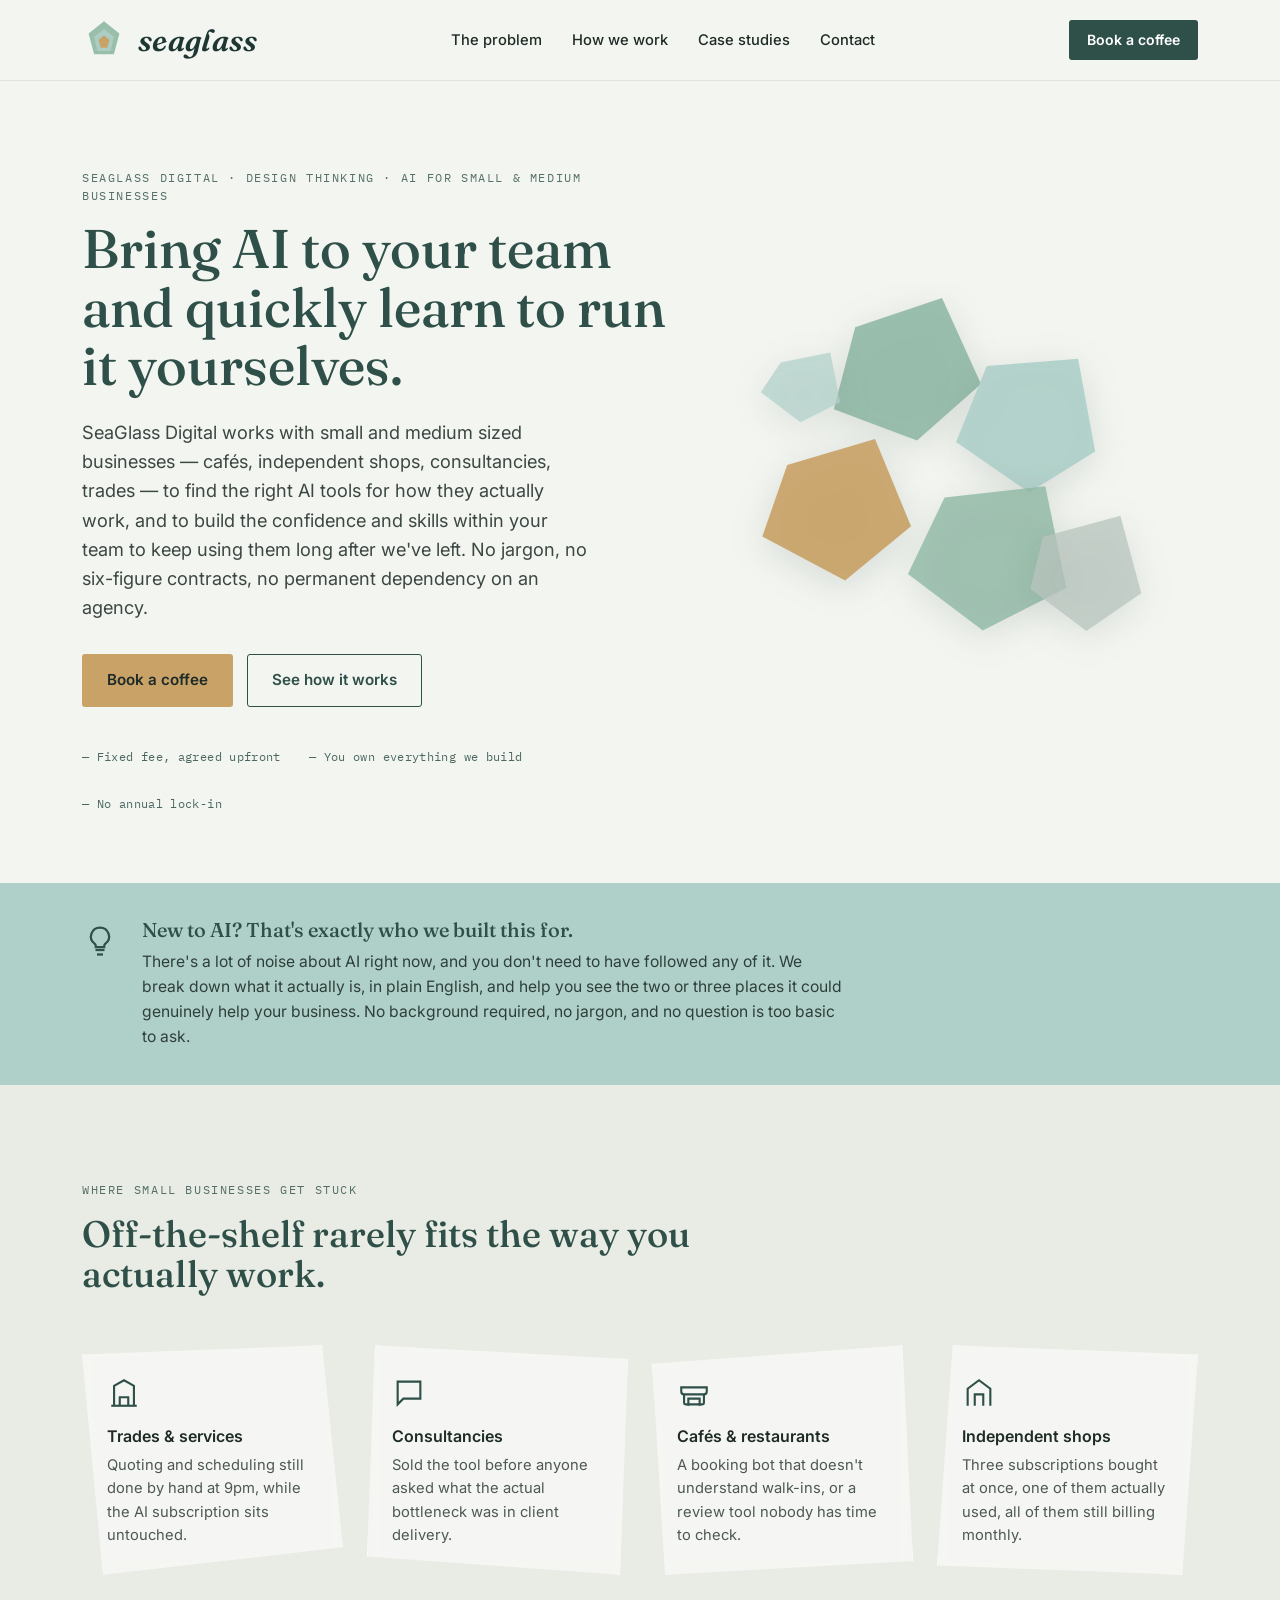
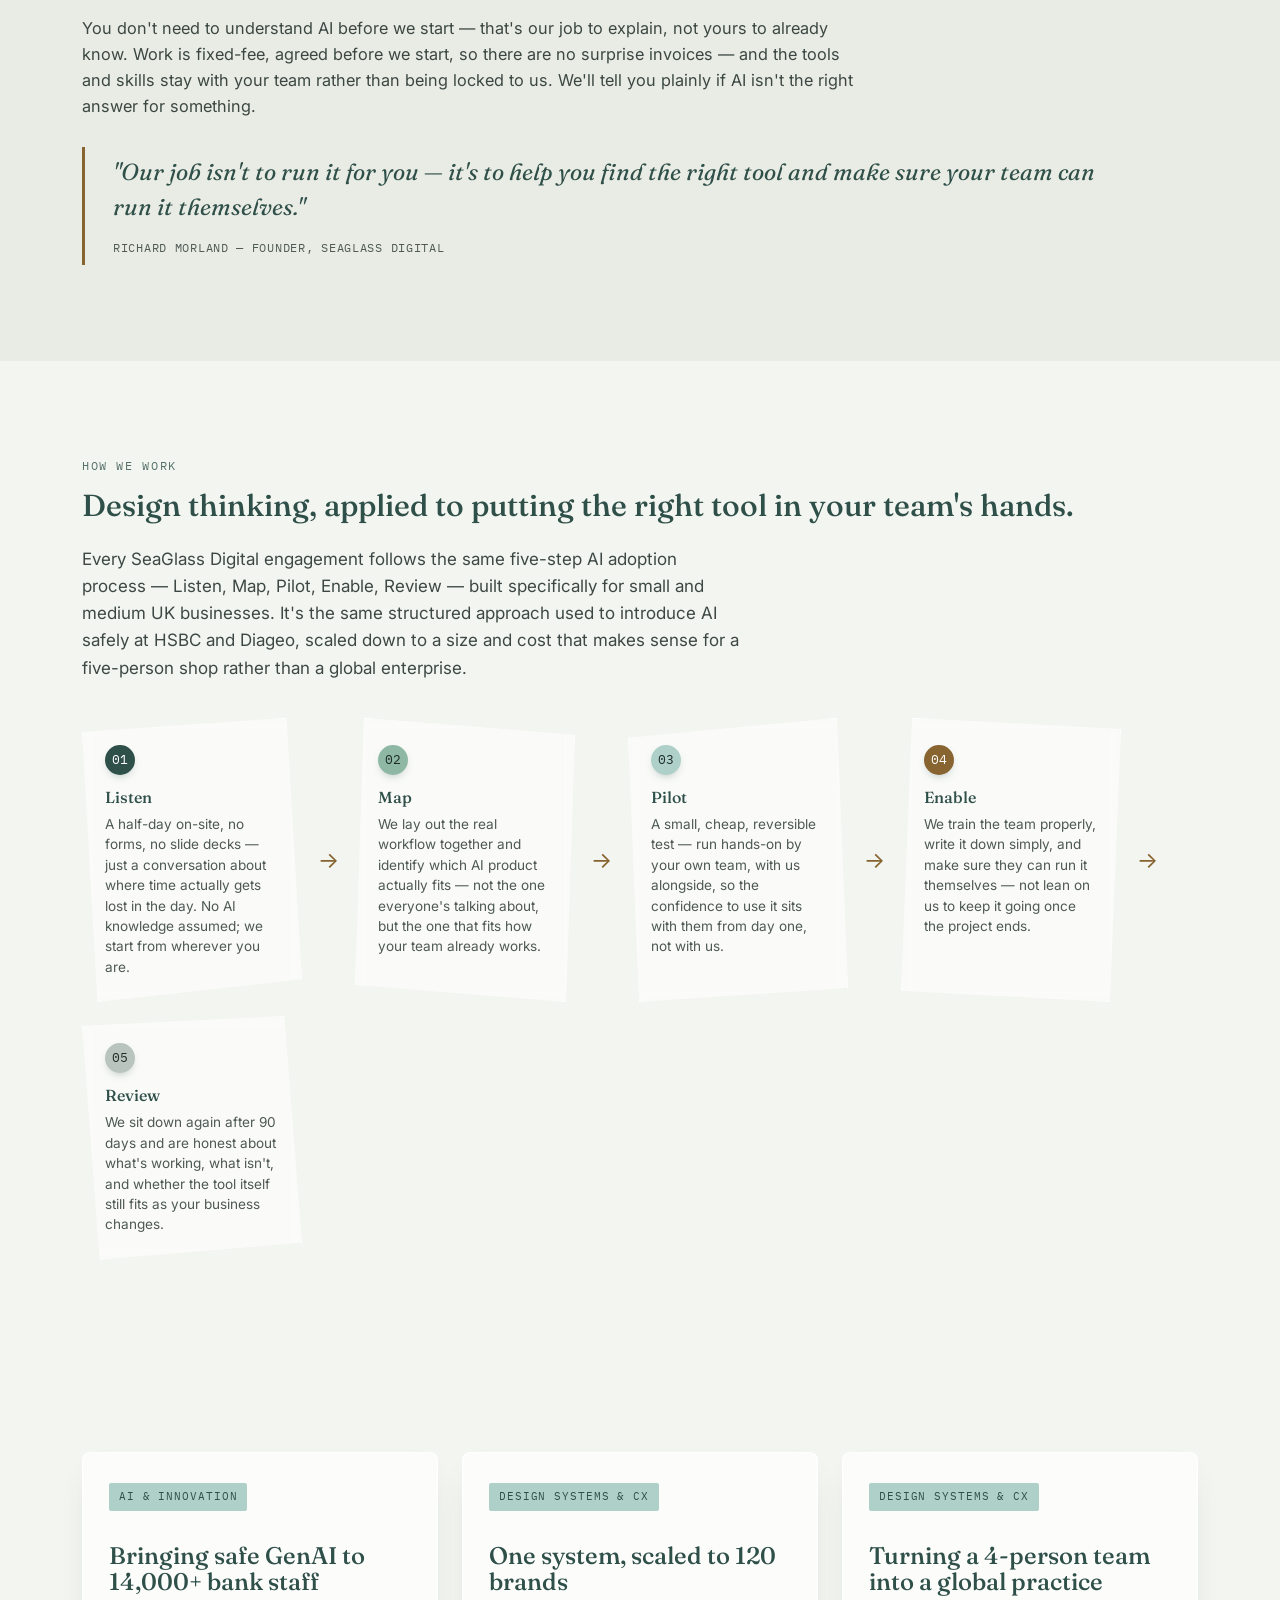
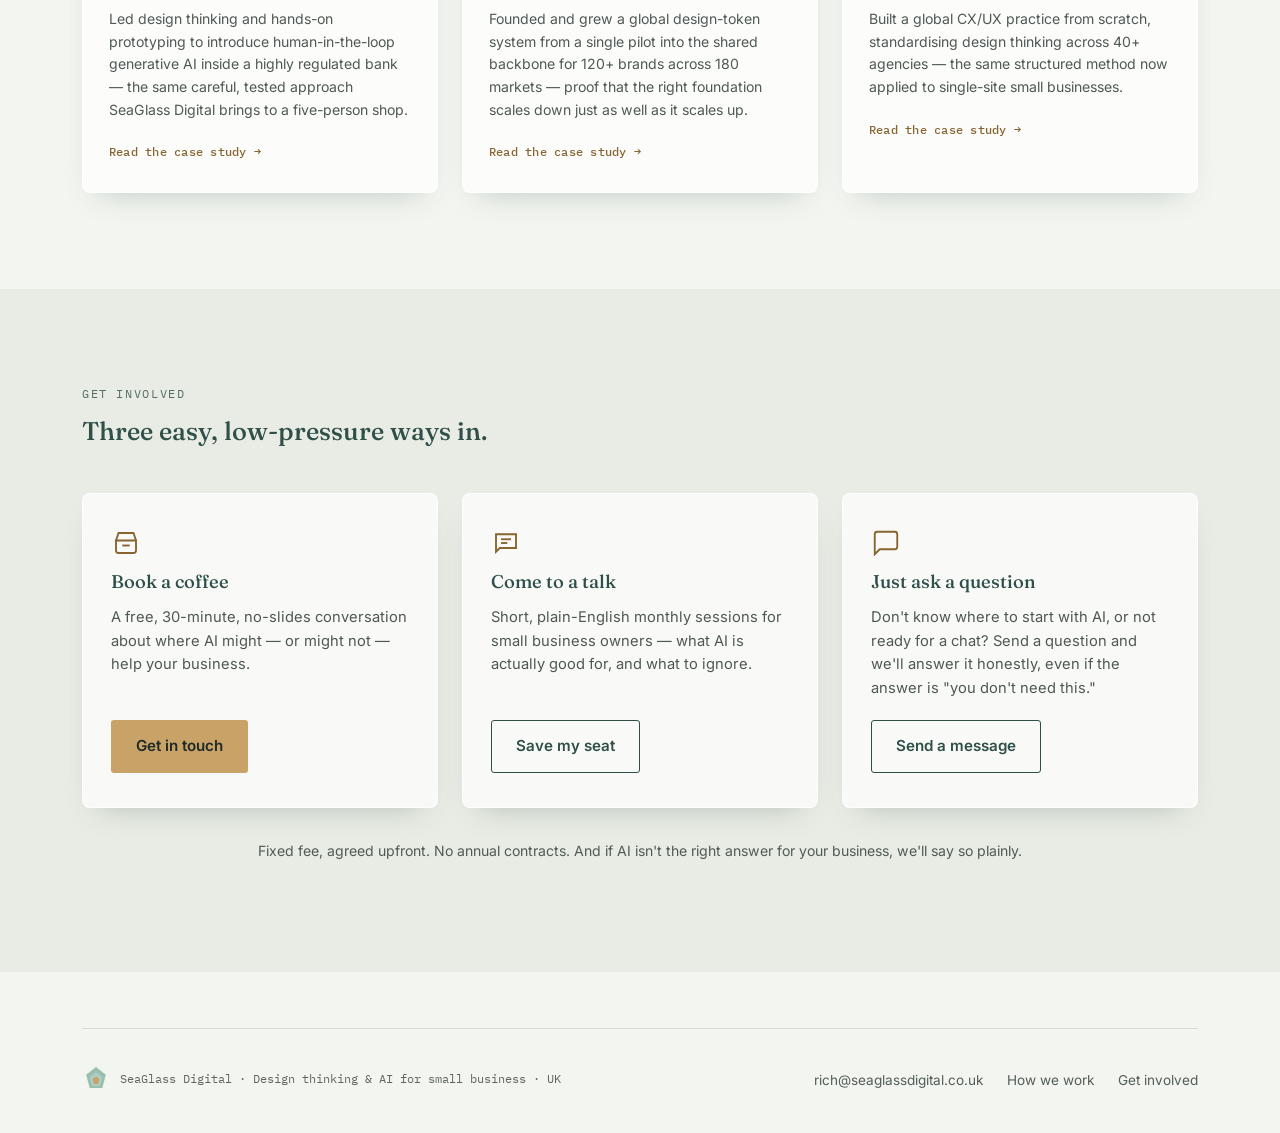
<file: index.html>
<!DOCTYPE html>
<html lang="en-GB">
<head>
<meta charset="UTF-8">
<meta name="viewport" content="width=device-width, initial-scale=1.0">
<title>SeaGlass Digital — AI for Your Team</title>
<meta name="description" content="SeaGlass Digital helps small and medium UK businesses find the right AI tools for how they work, and builds the skills and confidence for teams to use them without an agency. Fixed-fee, design-thinking led, no jargon.">
<meta name="keywords" content="AI consultancy for small businesses UK, AI consultancy for SMEs, design thinking AI adoption, AI use case discovery, AI training for teams, fixed fee AI consultancy, AI for high street businesses, human-in-the-loop AI, UK small business AI advisor, AI for cafes shops and trades">
<link rel="canonical" href="https://www.seaglassdigital.co.uk/">
<meta name="robots" content="index, follow">
<meta name="geo.region" content="GB">
<meta name="geo.placename" content="United Kingdom">
<meta name="author" content="Richard Morland">

<!-- Open Graph -->
<meta property="og:type" content="website">
<meta property="og:title" content="SeaGlass Digital — Bring AI to your team, and learn to run it yourselves">
<meta property="og:description" content="Design-thinking led AI consultancy helping UK small and medium businesses find the right tools and build the skills to use them, without a permanent agency dependency.">
<meta property="og:url" content="https://www.seaglassdigital.co.uk/">
<meta property="og:image" content="https://www.seaglassdigital.co.uk/assets/social-share.png">
<meta property="og:locale" content="en_GB">

<!-- Twitter -->
<meta name="twitter:card" content="summary_large_image">
<meta name="twitter:title" content="SeaGlass Digital — Bring AI to your team, and learn to run it yourselves">
<meta name="twitter:description" content="Helping UK small and medium businesses find the right AI tools and build the skills to use them themselves.">

<!-- Favicons -->
<link rel="icon" type="image/svg+xml" href="data:image/svg+xml,%3Csvg xmlns='http://www.w3.org/2000/svg' viewBox='0 0 40 40'%3E%3Cpolygon points='20,3 34,14 29,33 11,33 6,14' fill='%238FB8A4'/%3E%3Cpolygon points='20,10 29,17 26,30 14,30 11,17' fill='%23AFD0C9'/%3E%3Cpolygon points='20,16 25,20 23,27 17,27 15,20' fill='%23C9A268'/%3E%3C/svg%3E">
<link rel="icon" type="image/png" sizes="32x32" href="assets/favicon-32x32.png">
<link rel="icon" type="image/png" sizes="16x16" href="assets/favicon-16x16.png">
<link rel="apple-touch-icon" sizes="180x180" href="assets/apple-touch-icon.png">
<link rel="shortcut icon" href="favicon.ico">

<link rel="preconnect" href="https://fonts.googleapis.com">
<link rel="preconnect" href="https://fonts.gstatic.com" crossorigin>
<link href="https://fonts.googleapis.com/css2?family=Fraunces:ital,opsz,wght@0,9..144,300;0,9..144,400;0,9..144,500;0,9..144,600;1,9..144,400;1,9..144,500&family=Inter:wght@400;500;600;700&family=IBM+Plex+Mono:wght@400;500&display=swap" rel="stylesheet">
<link rel="stylesheet" href="assets/style.css">

<!-- Structured data: helps both search engines and AI answer engines understand what SeaGlass Digital is -->
<script type="application/ld+json">
{
  "@context": "https://schema.org",
  "@type": "ProfessionalService",
  "name": "SeaGlass Digital",
  "alternateName": "SeaGlass",
  "description": "Design-thinking led AI consultancy helping small and medium UK businesses find the right AI tools for their needs and build the in-house skills to use them independently.",
  "url": "https://www.seaglassdigital.co.uk/",
  "email": "rich@seaglassdigital.co.uk",
  "image": "https://www.seaglassdigital.co.uk/assets/social-share.png",
  "areaServed": {
    "@type": "Country",
    "name": "United Kingdom"
  },
  "serviceType": ["AI consultancy", "AI use case discovery", "AI team training", "Design thinking consultancy"],
  "keywords": "AI consultancy for small businesses, AI consultancy for SMEs UK, design thinking AI adoption, AI training for teams, AI use case discovery, fixed fee AI consultancy",
  "founder": {
    "@type": "Person",
    "name": "Richard Morland"
  },
  "knowsAbout": ["Artificial Intelligence consulting", "Design thinking", "Digital transformation for SMEs", "AI adoption for small businesses"],
  "audience": {
    "@type": "Audience",
    "audienceType": "Small and medium businesses"
  },
  "hasOfferCatalog": {
    "@type": "OfferCatalog",
    "name": "How SeaGlass Digital works",
    "itemListElement": [
      { "@type": "Offer", "itemOffered": { "@type": "Service", "name": "Listen", "description": "An on-site conversation about where time actually gets lost in the day." } },
      { "@type": "Offer", "itemOffered": { "@type": "Service", "name": "Map", "description": "Mapping the real workflow to identify which AI product actually fits the business." } },
      { "@type": "Offer", "itemOffered": { "@type": "Service", "name": "Pilot", "description": "A small, reversible test of the chosen AI tool, run hands-on by the client's own team." } },
      { "@type": "Offer", "itemOffered": { "@type": "Service", "name": "Enable", "description": "Training and simple documentation so the team can run the tool independently." } },
      { "@type": "Offer", "itemOffered": { "@type": "Service", "name": "Review", "description": "A 90-day honest review of what is working and whether the tool still fits." } }
    ]
  }
}
</script>
</head>
<body>

<a href="#top" class="skip-link">Skip to main content</a>

<header class="site">
  <nav>
    <a href="#top" class="brand">
      <svg class="brand-mark" viewBox="0 0 40 40" fill="none" aria-hidden="true" focusable="false">
        <polygon points="20,3 34,14 29,33 11,33 6,14" fill="#8FB8A4" opacity="0.9"/>
        <polygon points="20,10 29,17 26,30 14,30 11,17" fill="#AFD0C9" opacity="0.85"/>
        <polygon points="20,16 25,20 23,27 17,27 15,20" fill="#C9A268"/>
      </svg>
      <span class="brand-word">seaglass</span>
    </a>
    <ul class="nav-links" id="nav-menu" role="list">
      <li><a href="#pain">The problem</a></li>
      <li><a href="#how">How we work</a></li>
      <li><a href="#case">Case studies</a></li>
      <li><a href="#involve">Contact</a></li>
    </ul>
    <a class="nav-cta" href="#involve">Book a coffee</a>
    <button type="button" class="nav-toggle-btn" id="nav-toggle-btn" aria-expanded="false" aria-controls="nav-menu" aria-label="Toggle menu">
      <span class="bar"></span><span class="bar"></span><span class="bar"></span>
    </button>
  </nav>
</header>

<main id="top">

  <!-- HERO -->
  <section class="hero">
    <div class="wrap hero-grid">
      <div>
        <span class="eyebrow">SeaGlass Digital · Design thinking · AI for small &amp; medium businesses</span>
        <h1>Bring AI to your team and quickly learn to run it yourselves.</h1>
        <p class="lead">SeaGlass Digital works with small and medium sized businesses — cafés, independent shops, consultancies, trades — to find the right AI tools for how they actually work, and to build the confidence and skills within your team to keep using them long after we've left. No jargon, no six-figure contracts, no permanent dependency on an agency.</p>
        <div class="btn-row">
          <a class="btn btn-primary" href="#involve">Book a coffee</a>
          <a class="btn btn-ghost" href="#how">See how it works</a>
        </div>
        <div class="trust-strip">
          <span>Fixed fee, agreed upfront</span>
          <span>You own everything we build</span>
          <span>No annual lock-in</span>
        </div>
      </div>
      <div class="hero-art" aria-hidden="true">
        <svg viewBox="0 0 480 420" fill="none">
          <defs>
            <filter id="frost" x="-30%" y="-30%" width="160%" height="160%">
              <feGaussianBlur stdDeviation="0.6"/>
            </filter>
          </defs>
          <g class="shard-piece" filter="url(#frost)">
            <polygon points="140,40 230,20 260,110 190,160 110,120" fill="#8FB8A4" opacity="0.88" transform="rotate(-6 180 90)"/>
          </g>
          <g class="shard-piece" filter="url(#frost)">
            <polygon points="260,90 350,70 380,160 320,210 240,170" fill="#AFD0C9" opacity="0.9" transform="rotate(8 310 140)"/>
          </g>
          <g class="shard-piece" filter="url(#frost)">
            <polygon points="70,180 160,160 190,250 120,300 40,250" fill="#C9A268" opacity="0.92" transform="rotate(-4 115 230)"/>
          </g>
          <g class="shard-piece" filter="url(#frost)">
            <polygon points="220,220 320,200 350,300 270,350 190,300" fill="#8FB8A4" opacity="0.8" transform="rotate(5 270 275)"/>
          </g>
          <g class="shard-piece" filter="url(#frost)">
            <polygon points="330,250 410,240 420,320 360,350 310,300" fill="#B9C4BE" opacity="0.75" transform="rotate(-8 365 295)"/>
          </g>
          <g class="shard-piece" filter="url(#frost)">
            <polygon points="60,80 110,70 120,120 80,140 40,110" fill="#AFD0C9" opacity="0.7"/>
          </g>
        </svg>
      </div>
    </div>
  </section>

  <!-- NEW TO AI REASSURANCE PANEL -->
  <section class="reassure">
    <div class="wrap reassure-inner">
      <svg class="reassure-icon" viewBox="0 0 24 24" fill="none" stroke="currentColor" stroke-width="1.5" aria-hidden="true" focusable="false">
        <path d="M9 18h6"/><path d="M10 21h4"/>
        <path d="M12 3a6 6 0 0 0-3.6 10.8c.5.4.8 1 .8 1.7V16h5.6v-.5c0-.7.3-1.3.8-1.7A6 6 0 0 0 12 3Z"/>
      </svg>
      <div>
        <h2>New to AI? That's exactly who we built this for.</h2>
        <p>There's a lot of noise about AI right now, and you don't need to have followed any of it. We break down what it actually is, in plain English, and help you see the two or three places it could genuinely help your business. No background required, no jargon, and no question is too basic to ask.</p>
      </div>
    </div>
  </section>

  <!-- PAIN POINTS -->
  <section class="pain" id="pain">
    <div class="wrap">
      <div class="pain-head">
        <span class="eyebrow">Where small businesses get stuck</span>
        <h2>Off-the-shelf rarely fits the way you actually work.</h2>
      </div>
      <div class="pain-grid">
        <div class="shard-card">
          <svg class="icon" viewBox="0 0 24 24" fill="none" stroke="currentColor" stroke-width="1.5" aria-hidden="true" focusable="false"><path d="M3 21h18"/><path d="M5 21V7l7-4 7 4v14"/><path d="M9 21v-6h6v6"/></svg>
          <h3>Trades &amp; services</h3>
          <p>Quoting and scheduling still done by hand at 9pm, while the AI subscription sits untouched.</p>
        </div>
        <div class="shard-card">
          <svg class="icon" viewBox="0 0 24 24" fill="none" stroke="currentColor" stroke-width="1.5" aria-hidden="true" focusable="false"><path d="M4 4h16v12H8l-4 4V4Z"/></svg>
          <h3>Consultancies</h3>
          <p>Sold the tool before anyone asked what the actual bottleneck was in client delivery.</p>
        </div>
        <div class="shard-card">
          <svg class="icon" viewBox="0 0 24 24" fill="none" stroke="currentColor" stroke-width="1.5" aria-hidden="true" focusable="false"><path d="M3 8h18v3a2 2 0 0 1-2 2H5a2 2 0 0 1-2-2V8Z"/><path d="M5 13v6a1 1 0 0 0 1 1h12a1 1 0 0 0 1-1v-6"/><path d="M8 21v-5h8v5"/></svg>
          <h3>Cafés &amp; restaurants</h3>
          <p>A booking bot that doesn't understand walk-ins, or a review tool nobody has time to check.</p>
        </div>
        <div class="shard-card">
          <svg class="icon" viewBox="0 0 24 24" fill="none" stroke="currentColor" stroke-width="1.5" aria-hidden="true" focusable="false"><path d="M4 21V9l8-6 8 6v12"/><path d="M9 21v-8h6v8"/></svg>
          <h3>Independent shops</h3>
          <p>Three subscriptions bought at once, one of them actually used, all of them still billing monthly.</p>
        </div>
      </div>

      <p class="why-in-pain">You don't need to understand AI before we start — that's our job to explain, not yours to already know. Work is fixed-fee, agreed before we start, so there are no surprise invoices — and the tools and skills stay with your team rather than being locked to us. We'll tell you plainly if AI isn't the right answer for something.</p>
      <blockquote class="pull-quote">
        "Our job isn't to run it for you — it's to help you find the right tool and make sure your team can run it themselves."
        <span>Richard Morland — Founder, SeaGlass Digital</span>
      </blockquote>
    </div>
  </section>

  <!-- HOW WE WORK -->
  <section id="how">
    <div class="wrap">
      <div class="how-col">
        <span class="eyebrow">How we work</span>
        <h2>Design thinking, applied to putting the right tool in your team's hands.</h2>
        <p class="how-intro">Every SeaGlass Digital engagement follows the same five-step AI adoption process — Listen, Map, Pilot, Enable, Review — built specifically for small and medium UK businesses. It's the same structured approach used to introduce AI safely at HSBC and Diageo, scaled down to a size and cost that makes sense for a five-person shop rather than a global enterprise.</p>

        <div class="flow-diagram flow-diagram-5" aria-label="Process stages: Listen, Map, Pilot, Enable, Review">
          <div class="flow-step">
            <span class="flow-num">01</span>
            <h3>Listen</h3>
            <p>A half-day on-site, no forms, no slide decks — just a conversation about where time actually gets lost in the day. No AI knowledge assumed; we start from wherever you are.</p>
          </div>
          <span class="flow-arrow" aria-hidden="true">→</span>
          <div class="flow-step">
            <span class="flow-num">02</span>
            <h3>Map</h3>
            <p>We lay out the real workflow together and identify which AI product actually fits — not the one everyone's talking about, but the one that fits how your team already works.</p>
          </div>
          <span class="flow-arrow" aria-hidden="true">→</span>
          <div class="flow-step">
            <span class="flow-num">03</span>
            <h3>Pilot</h3>
            <p>A small, cheap, reversible test — run hands-on by your own team, with us alongside, so the confidence to use it sits with them from day one, not with us.</p>
          </div>
          <span class="flow-arrow" aria-hidden="true">→</span>
          <div class="flow-step">
            <span class="flow-num">04</span>
            <h3>Enable</h3>
            <p>We train the team properly, write it down simply, and make sure they can run it themselves — not lean on us to keep it going once the project ends.</p>
          </div>
          <span class="flow-arrow" aria-hidden="true">→</span>
          <div class="flow-step">
            <span class="flow-num">05</span>
            <h3>Review</h3>
            <p>We sit down again after 90 days and are honest about what's working, what isn't, and whether the tool itself still fits as your business changes.</p>
          </div>
        </div>
      </div>
    </div>
  </section>


  <!-- TRACK RECORD -->
  <section class="case" id="case">
    <div class="wrap">
      <div class="case-grid">
        <a class="case-mini" href="case-studies/hsbc-genai.html">
          <span class="case-tag">AI &amp; Innovation</span>
          <h3>Bringing safe GenAI to 14,000+ bank staff</h3>
          <p>Led design thinking and hands-on prototyping to introduce human-in-the-loop generative AI inside a highly regulated bank — the same careful, tested approach SeaGlass Digital brings to a five-person shop.</p>
          <span class="case-link">Read the case study →</span>
        </a>
        <a class="case-mini" href="case-studies/diageo-bedrock.html">
          <span class="case-tag">Design Systems &amp; CX</span>
          <h3>One system, scaled to 120 brands</h3>
          <p>Founded and grew a global design-token system from a single pilot into the shared backbone for 120+ brands across 180 markets — proof that the right foundation scales down just as well as it scales up.</p>
          <span class="case-link">Read the case study →</span>
        </a>
        <a class="case-mini" href="case-studies/diageo-cx-practice.html">
          <span class="case-tag">Design Systems &amp; CX</span>
          <h3>Turning a 4-person team into a global practice</h3>
          <p>Built a global CX/UX practice from scratch, standardising design thinking across 40+ agencies — the same structured method now applied to single-site small businesses.</p>
          <span class="case-link">Read the case study →</span>
        </a>
      </div>
    </div>
  </section>

  <!-- GET INVOLVED -->
  <section class="involve" id="involve">
    <div class="wrap">
      <div class="involve-head">
        <span class="eyebrow">Get involved</span>
        <h2>Three easy, low-pressure ways in.</h2>
      </div>
      <div class="involve-grid">
        <div class="involve-card">
          <svg class="icon" viewBox="0 0 24 24" fill="none" stroke="currentColor" stroke-width="1.5" aria-hidden="true" focusable="false"><path d="M4 10h16v8a2 2 0 0 1-2 2H6a2 2 0 0 1-2-2v-8Z"/><path d="M4 10 6 4h12l2 6"/><path d="M9 14h6"/></svg>
          <h3>Book a coffee</h3>
          <p>A free, 30-minute, no-slides conversation about where AI might — or might not — help your business.</p>
          <a class="btn btn-primary" href="mailto:rich@seaglassdigital.co.uk?subject=Book a coffee">Get in touch</a>
        </div>
        <div class="involve-card">
          <svg class="icon" viewBox="0 0 24 24" fill="none" stroke="currentColor" stroke-width="1.5" aria-hidden="true" focusable="false"><path d="M4 5h16v11H7l-3 3V5Z"/><path d="M8 9h8"/><path d="M8 12h5"/></svg>
          <h3>Come to a talk</h3>
          <p>Short, plain-English monthly sessions for small business owners — what AI is actually good for, and what to ignore.</p>
          <a class="btn btn-ghost" href="mailto:rich@seaglassdigital.co.uk?subject=Sign me up for the next talk">Save my seat</a>
        </div>
        <div class="involve-card">
          <svg class="icon" viewBox="0 0 24 24" fill="none" stroke="currentColor" stroke-width="1.5" aria-hidden="true" focusable="false"><path d="M21 15a2 2 0 0 1-2 2H7l-4 4V5a2 2 0 0 1 2-2h14a2 2 0 0 1 2 2v10Z"/></svg>
          <h3>Just ask a question</h3>
          <p>Don't know where to start with AI, or not ready for a chat? Send a question and we'll answer it honestly, even if the answer is "you don't need this."</p>
          <a class="btn btn-ghost" href="mailto:rich@seaglassdigital.co.uk">Send a message</a>
        </div>
      </div>
      <p class="involve-note">Fixed fee, agreed upfront. No annual contracts. And if AI isn't the right answer for your business, we'll say so plainly.</p>
    </div>
  </section>

</main>

<footer>
  <div class="wrap">
    <div class="foot-grid">
      <div class="foot-brand">
        <svg class="brand-mark" viewBox="0 0 40 40" fill="none" aria-hidden="true" focusable="false">
          <polygon points="20,3 34,14 29,33 11,33 6,14" fill="#8FB8A4" opacity="0.9"/>
          <polygon points="20,10 29,17 26,30 14,30 11,17" fill="#AFD0C9" opacity="0.85"/>
          <polygon points="20,16 25,20 23,27 17,27 15,20" fill="#C9A268"/>
        </svg>
        <span class="fine">SeaGlass Digital · Design thinking &amp; AI for small business · UK</span>
      </div>
      <ul class="foot-links" role="list">
        <li><a href="mailto:rich@seaglassdigital.co.uk">rich@seaglassdigital.co.uk</a></li>
        <li><a href="#how">How we work</a></li>
        <li><a href="#involve">Get involved</a></li>
      </ul>
    </div>
  </div>
</footer>

<div class="mobile-cta-bar">
  <a class="btn btn-primary" href="#involve">Book a coffee</a>
</div>

<script>
  var navToggleBtn = document.getElementById('nav-toggle-btn');
  var navMenu = document.getElementById('nav-menu');
  if (navToggleBtn && navMenu) {
    navToggleBtn.addEventListener('click', function(){
      var isOpen = navToggleBtn.getAttribute('aria-expanded') === 'true';
      navToggleBtn.setAttribute('aria-expanded', String(!isOpen));
      navMenu.classList.toggle('nav-open', !isOpen);
    });
    navMenu.querySelectorAll('a').forEach(function(link){
      link.addEventListener('click', function(){
        navToggleBtn.setAttribute('aria-expanded', 'false');
        navMenu.classList.remove('nav-open');
      });
    });
    document.addEventListener('keydown', function(e){
      if (e.key === 'Escape' && navToggleBtn.getAttribute('aria-expanded') === 'true') {
        navToggleBtn.setAttribute('aria-expanded', 'false');
        navMenu.classList.remove('nav-open');
        navToggleBtn.focus();
      }
    });
  }
</script>
</body>
</html>
</file>
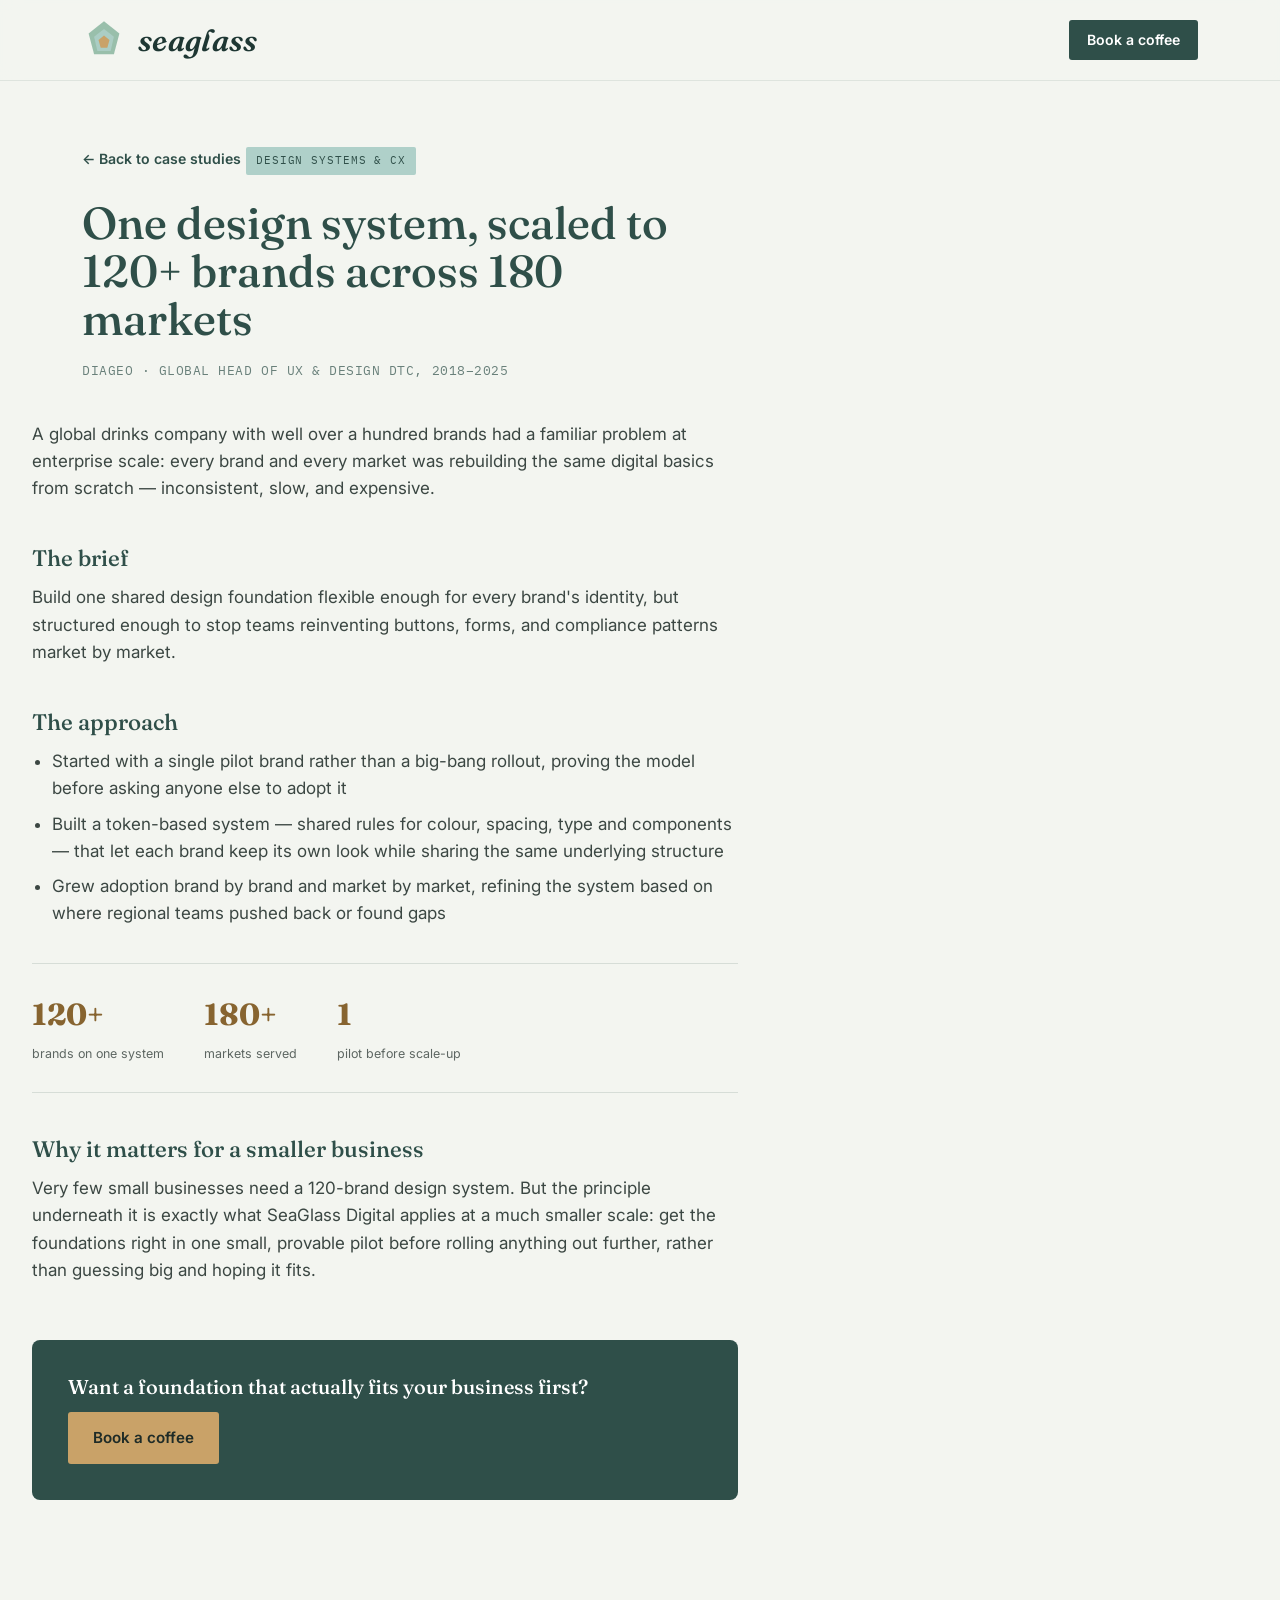
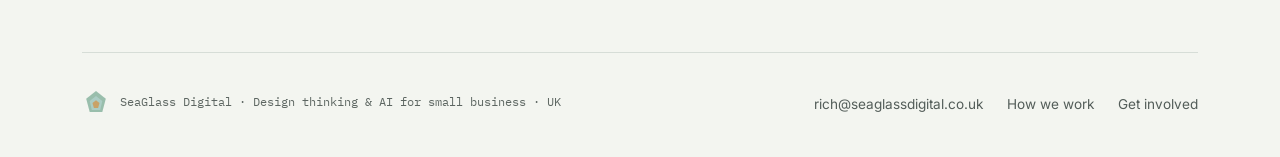
<file: case-studies/diageo-bedrock.html>
<!DOCTYPE html>
<html lang="en-GB">
<head>
<meta charset="UTF-8">
<meta name="viewport" content="width=device-width, initial-scale=1.0">
<title>Case study: Bedrock UI design system — SeaGlass Digital</title>
<meta name="description" content="How one design-token system scaled to 120+ brands across 180 markets — and what small businesses can learn from starting with a single pilot.">
<meta name="keywords" content="design system case study, design token system, scaling design systems, design thinking case study, UX leadership case study">
<link rel="canonical" href="https://www.seaglassdigital.co.uk/case-studies/diageo-bedrock.html">
<meta name="robots" content="index, follow">
<meta property="og:type" content="article">
<meta property="og:title" content="Case study: Bedrock UI design system — SeaGlass Digital">
<meta property="og:description" content="How one design-token system scaled to 120+ brands across 180 markets.">
<meta property="og:url" content="https://www.seaglassdigital.co.uk/case-studies/diageo-bedrock.html">
<meta property="og:image" content="https://www.seaglassdigital.co.uk/assets/social-share.png">
<meta name="twitter:card" content="summary_large_image">
<script type="application/ld+json">
{
  "@context": "https://schema.org",
  "@type": "BreadcrumbList",
  "itemListElement": [
    { "@type": "ListItem", "position": 1, "name": "Home", "item": "https://www.seaglassdigital.co.uk/" },
    { "@type": "ListItem", "position": 2, "name": "Case studies", "item": "https://www.seaglassdigital.co.uk/#case" },
    { "@type": "ListItem", "position": 3, "name": "Bedrock UI design system" }
  ]
}
</script>
<script type="application/ld+json">
{
  "@context": "https://schema.org",
  "@type": "Article",
  "headline": "One design system, scaled to 120+ brands across 180 markets",
  "description": "How one design-token system scaled to 120+ brands across 180 markets, starting from a single pilot.",
  "author": { "@type": "Person", "name": "Richard Morland" },
  "publisher": { "@type": "Organization", "name": "SeaGlass Digital" },
  "about": ["Design systems", "Design tokens", "Design thinking"],
  "mainEntityOfPage": "https://www.seaglassdigital.co.uk/case-studies/diageo-bedrock.html"
}
</script>
<link rel="preconnect" href="https://fonts.googleapis.com">
<link rel="preconnect" href="https://fonts.gstatic.com" crossorigin>
<link href="https://fonts.googleapis.com/css2?family=Fraunces:ital,opsz,wght@0,9..144,300;0,9..144,400;0,9..144,500;0,9..144,600;1,9..144,400;1,9..144,500&family=Inter:wght@400;500;600;700&family=IBM+Plex+Mono:wght@400;500&display=swap" rel="stylesheet">
<link rel="icon" type="image/svg+xml" href="data:image/svg+xml,%3Csvg xmlns='http://www.w3.org/2000/svg' viewBox='0 0 40 40'%3E%3Cpolygon points='20,3 34,14 29,33 11,33 6,14' fill='%238FB8A4'/%3E%3Cpolygon points='20,10 29,17 26,30 14,30 11,17' fill='%23AFD0C9'/%3E%3Cpolygon points='20,16 25,20 23,27 17,27 15,20' fill='%23C9A268'/%3E%3C/svg%3E">
<link rel="icon" type="image/png" sizes="32x32" href="../assets/favicon-32x32.png">
<link rel="icon" type="image/png" sizes="16x16" href="../assets/favicon-16x16.png">
<link rel="apple-touch-icon" sizes="180x180" href="../assets/apple-touch-icon.png">
<link rel="shortcut icon" href="../favicon.ico">
<link rel="stylesheet" href="../assets/style.css">
</head>
<body>
<header class="site">
  <nav>
    <a href="../index.html" class="brand">
      <svg class="brand-mark" viewBox="0 0 40 40" fill="none" aria-hidden="true" focusable="false">
        <polygon points="20,3 34,14 29,33 11,33 6,14" fill="#8FB8A4" opacity="0.9"/>
        <polygon points="20,10 29,17 26,30 14,30 11,17" fill="#AFD0C9" opacity="0.85"/>
        <polygon points="20,16 25,20 23,27 17,27 15,20" fill="#C9A268"/>
      </svg>
      <span class="brand-word">seaglass</span>
    </a>
    <a class="nav-cta" href="../index.html#involve">Book a coffee</a>
  </nav>
</header>

<main>
  <section class="hero cs-hero">
    <div class="wrap">
      <a class="cs-back" href="../index.html#case">← Back to case studies</a>
      <span class="case-tag">Design Systems &amp; CX</span>
      <h1>One design system, scaled to 120+ brands across 180 markets</h1>
      <span class="client">Diageo · Global Head of UX &amp; Design DTC, 2018–2025</span>
    </div>
  </section>

  <section class="cs-body">
    <div class="wrap">
      <p>A global drinks company with well over a hundred brands had a familiar problem at enterprise scale: every brand and every market was rebuilding the same digital basics from scratch — inconsistent, slow, and expensive.</p>

      <h2>The brief</h2>
      <p>Build one shared design foundation flexible enough for every brand's identity, but structured enough to stop teams reinventing buttons, forms, and compliance patterns market by market.</p>

      <h2>The approach</h2>
      <ul>
        <li>Started with a single pilot brand rather than a big-bang rollout, proving the model before asking anyone else to adopt it</li>
        <li>Built a token-based system — shared rules for colour, spacing, type and components — that let each brand keep its own look while sharing the same underlying structure</li>
        <li>Grew adoption brand by brand and market by market, refining the system based on where regional teams pushed back or found gaps</li>
      </ul>

      <div class="cs-stats-row">
        <div><strong>120+</strong><span>brands on one system</span></div>
        <div><strong>180+</strong><span>markets served</span></div>
        <div><strong>1</strong><span>pilot before scale-up</span></div>
      </div>

      <h2>Why it matters for a smaller business</h2>
      <p>Very few small businesses need a 120-brand design system. But the principle underneath it is exactly what SeaGlass Digital applies at a much smaller scale: get the foundations right in one small, provable pilot before rolling anything out further, rather than guessing big and hoping it fits.</p>

      <div class="cs-cta">
        <h3>Want a foundation that actually fits your business first?</h3>
        <a class="btn btn-primary" href="../index.html#involve">Book a coffee</a>
      </div>
    </div>
  </section>
</main>

<footer>
  <div class="wrap">
    <div class="foot-grid">
      <div class="foot-brand">
        <svg class="brand-mark" viewBox="0 0 40 40" fill="none" aria-hidden="true" focusable="false">
          <polygon points="20,3 34,14 29,33 11,33 6,14" fill="#8FB8A4" opacity="0.9"/>
          <polygon points="20,10 29,17 26,30 14,30 11,17" fill="#AFD0C9" opacity="0.85"/>
          <polygon points="20,16 25,20 23,27 17,27 15,20" fill="#C9A268"/>
        </svg>
        <span class="fine">SeaGlass Digital · Design thinking &amp; AI for small business · UK</span>
      </div>
      <ul class="foot-links">
        <li><a href="mailto:rich@seaglassdigital.co.uk">rich@seaglassdigital.co.uk</a></li>
        <li><a href="../index.html#process">How we work</a></li>
        <li><a href="../index.html#involve">Get involved</a></li>
      </ul>
    </div>
  </div>
</footer>

<div class="mobile-cta-bar">
  <a class="btn btn-primary" href="../index.html#involve">Book a coffee</a>
</div>

</body>
</html>
</file>
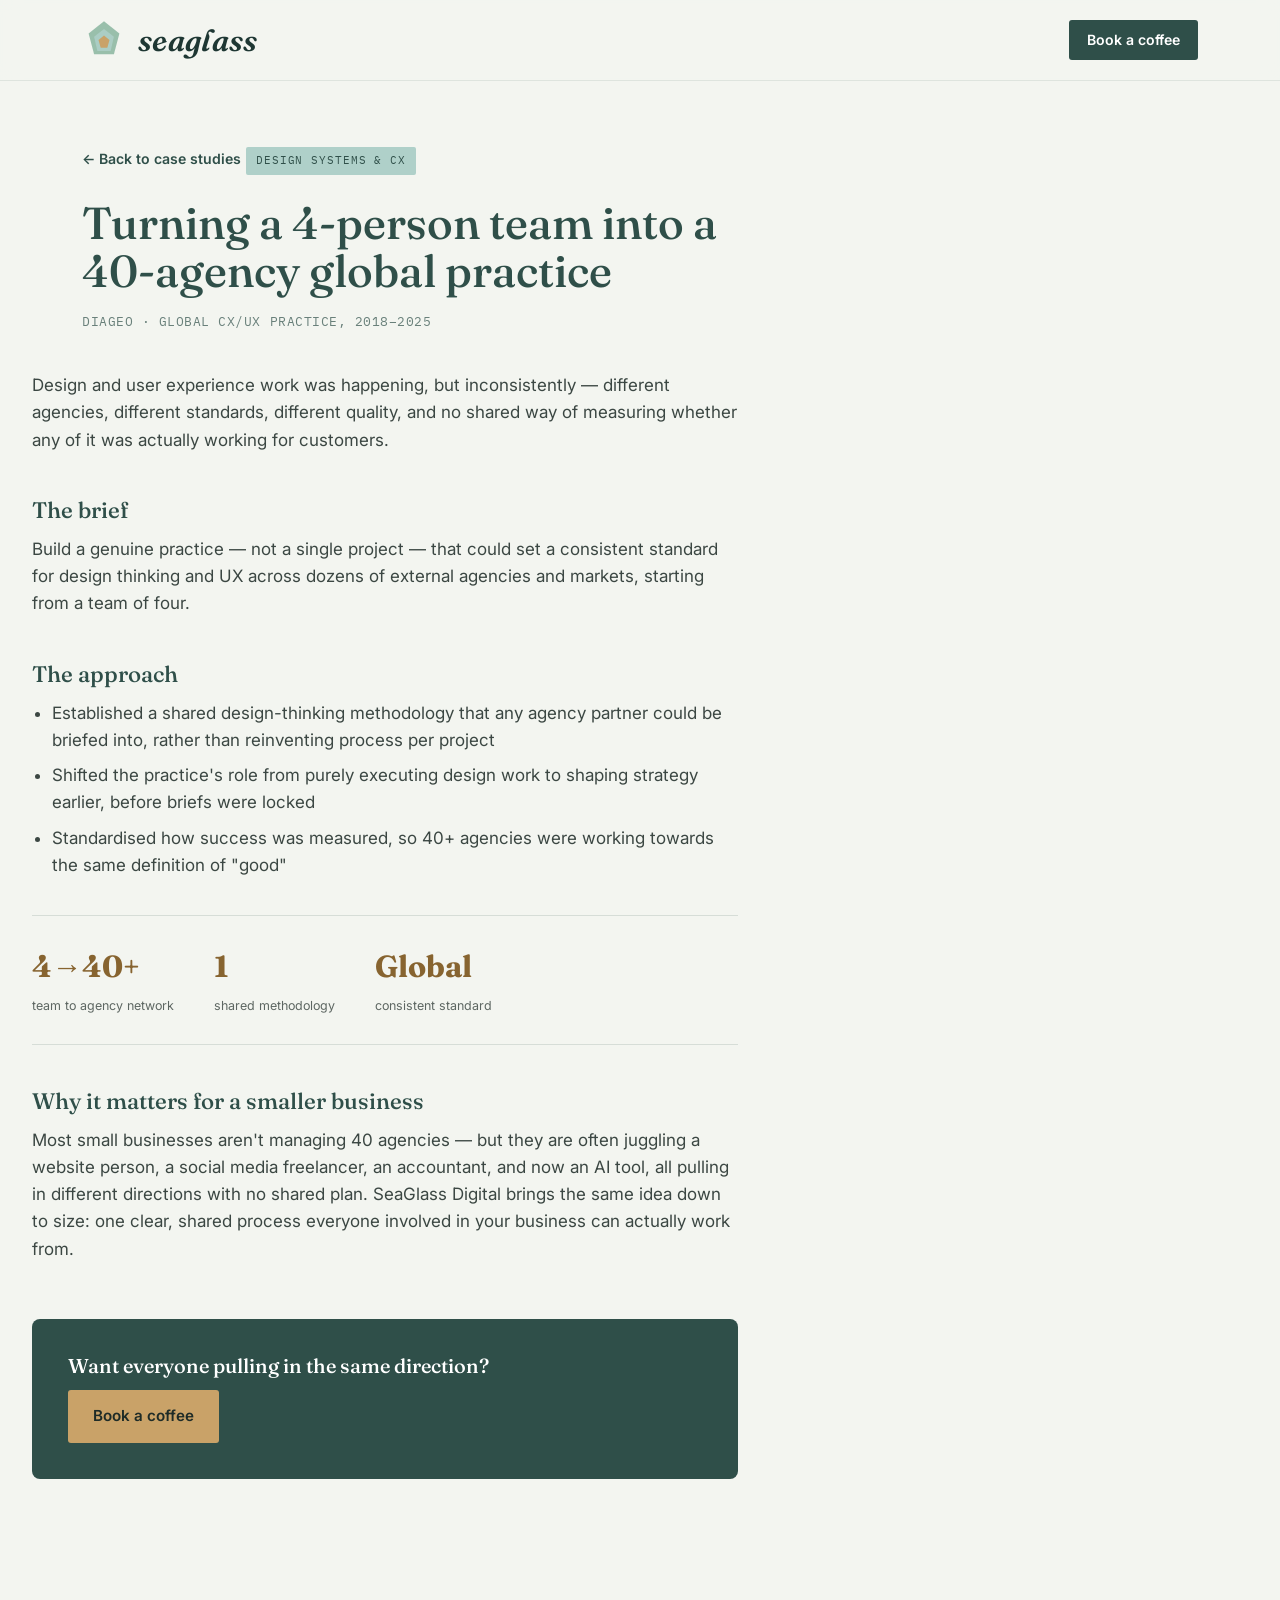
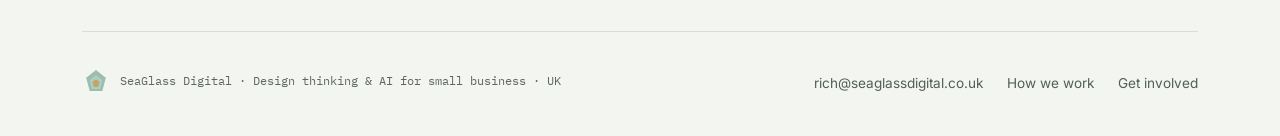
<file: case-studies/diageo-cx-practice.html>
<!DOCTYPE html>
<html lang="en-GB">
<head>
<meta charset="UTF-8">
<meta name="viewport" content="width=device-width, initial-scale=1.0">
<title>Case study: Building a global CX/UX practice — SeaGlass Digital</title>
<meta name="description" content="How a 4-person team grew into a global design-thinking practice across 40+ agencies — and why one shared process matters at any scale.">
<meta name="keywords" content="CX practice case study, UX practice building, design thinking methodology, agency standardisation, customer experience strategy">
<link rel="canonical" href="https://www.seaglassdigital.co.uk/case-studies/diageo-cx-practice.html">
<meta name="robots" content="index, follow">
<meta property="og:type" content="article">
<meta property="og:title" content="Case study: Building a global CX/UX practice — SeaGlass Digital">
<meta property="og:description" content="How a 4-person team grew into a global design-thinking practice across 40+ agencies.">
<meta property="og:url" content="https://www.seaglassdigital.co.uk/case-studies/diageo-cx-practice.html">
<meta property="og:image" content="https://www.seaglassdigital.co.uk/assets/social-share.png">
<meta name="twitter:card" content="summary_large_image">
<script type="application/ld+json">
{
  "@context": "https://schema.org",
  "@type": "BreadcrumbList",
  "itemListElement": [
    { "@type": "ListItem", "position": 1, "name": "Home", "item": "https://www.seaglassdigital.co.uk/" },
    { "@type": "ListItem", "position": 2, "name": "Case studies", "item": "https://www.seaglassdigital.co.uk/#case" },
    { "@type": "ListItem", "position": 3, "name": "Building a global CX/UX practice" }
  ]
}
</script>
<script type="application/ld+json">
{
  "@context": "https://schema.org",
  "@type": "Article",
  "headline": "Turning a 4-person team into a 40-agency global practice",
  "description": "How a 4-person team grew into a global design-thinking practice standardising CX/UX across 40+ agencies.",
  "author": { "@type": "Person", "name": "Richard Morland" },
  "publisher": { "@type": "Organization", "name": "SeaGlass Digital" },
  "about": ["Customer experience", "Design thinking", "UX practice building"],
  "mainEntityOfPage": "https://www.seaglassdigital.co.uk/case-studies/diageo-cx-practice.html"
}
</script>
<link rel="preconnect" href="https://fonts.googleapis.com">
<link rel="preconnect" href="https://fonts.gstatic.com" crossorigin>
<link href="https://fonts.googleapis.com/css2?family=Fraunces:ital,opsz,wght@0,9..144,300;0,9..144,400;0,9..144,500;0,9..144,600;1,9..144,400;1,9..144,500&family=Inter:wght@400;500;600;700&family=IBM+Plex+Mono:wght@400;500&display=swap" rel="stylesheet">
<link rel="icon" type="image/svg+xml" href="data:image/svg+xml,%3Csvg xmlns='http://www.w3.org/2000/svg' viewBox='0 0 40 40'%3E%3Cpolygon points='20,3 34,14 29,33 11,33 6,14' fill='%238FB8A4'/%3E%3Cpolygon points='20,10 29,17 26,30 14,30 11,17' fill='%23AFD0C9'/%3E%3Cpolygon points='20,16 25,20 23,27 17,27 15,20' fill='%23C9A268'/%3E%3C/svg%3E">
<link rel="icon" type="image/png" sizes="32x32" href="../assets/favicon-32x32.png">
<link rel="icon" type="image/png" sizes="16x16" href="../assets/favicon-16x16.png">
<link rel="apple-touch-icon" sizes="180x180" href="../assets/apple-touch-icon.png">
<link rel="shortcut icon" href="../favicon.ico">
<link rel="stylesheet" href="../assets/style.css">
</head>
<body>
<header class="site">
  <nav>
    <a href="../index.html" class="brand">
      <svg class="brand-mark" viewBox="0 0 40 40" fill="none" aria-hidden="true" focusable="false">
        <polygon points="20,3 34,14 29,33 11,33 6,14" fill="#8FB8A4" opacity="0.9"/>
        <polygon points="20,10 29,17 26,30 14,30 11,17" fill="#AFD0C9" opacity="0.85"/>
        <polygon points="20,16 25,20 23,27 17,27 15,20" fill="#C9A268"/>
      </svg>
      <span class="brand-word">seaglass</span>
    </a>
    <a class="nav-cta" href="../index.html#involve">Book a coffee</a>
  </nav>
</header>

<main>
  <section class="hero cs-hero">
    <div class="wrap">
      <a class="cs-back" href="../index.html#case">← Back to case studies</a>
      <span class="case-tag">Design Systems &amp; CX</span>
      <h1>Turning a 4-person team into a 40-agency global practice</h1>
      <span class="client">Diageo · Global CX/UX Practice, 2018–2025</span>
    </div>
  </section>

  <section class="cs-body">
    <div class="wrap">
      <p>Design and user experience work was happening, but inconsistently — different agencies, different standards, different quality, and no shared way of measuring whether any of it was actually working for customers.</p>

      <h2>The brief</h2>
      <p>Build a genuine practice — not a single project — that could set a consistent standard for design thinking and UX across dozens of external agencies and markets, starting from a team of four.</p>

      <h2>The approach</h2>
      <ul>
        <li>Established a shared design-thinking methodology that any agency partner could be briefed into, rather than reinventing process per project</li>
        <li>Shifted the practice's role from purely executing design work to shaping strategy earlier, before briefs were locked</li>
        <li>Standardised how success was measured, so 40+ agencies were working towards the same definition of "good"</li>
      </ul>

      <div class="cs-stats-row">
        <div><strong>4→40+</strong><span>team to agency network</span></div>
        <div><strong>1</strong><span>shared methodology</span></div>
        <div><strong>Global</strong><span>consistent standard</span></div>
      </div>

      <h2>Why it matters for a smaller business</h2>
      <p>Most small businesses aren't managing 40 agencies — but they are often juggling a website person, a social media freelancer, an accountant, and now an AI tool, all pulling in different directions with no shared plan. SeaGlass Digital brings the same idea down to size: one clear, shared process everyone involved in your business can actually work from.</p>

      <div class="cs-cta">
        <h3>Want everyone pulling in the same direction?</h3>
        <a class="btn btn-primary" href="../index.html#involve">Book a coffee</a>
      </div>
    </div>
  </section>
</main>

<footer>
  <div class="wrap">
    <div class="foot-grid">
      <div class="foot-brand">
        <svg class="brand-mark" viewBox="0 0 40 40" fill="none" aria-hidden="true" focusable="false">
          <polygon points="20,3 34,14 29,33 11,33 6,14" fill="#8FB8A4" opacity="0.9"/>
          <polygon points="20,10 29,17 26,30 14,30 11,17" fill="#AFD0C9" opacity="0.85"/>
          <polygon points="20,16 25,20 23,27 17,27 15,20" fill="#C9A268"/>
        </svg>
        <span class="fine">SeaGlass Digital · Design thinking &amp; AI for small business · UK</span>
      </div>
      <ul class="foot-links">
        <li><a href="mailto:rich@seaglassdigital.co.uk">rich@seaglassdigital.co.uk</a></li>
        <li><a href="../index.html#process">How we work</a></li>
        <li><a href="../index.html#involve">Get involved</a></li>
      </ul>
    </div>
  </div>
</footer>

<div class="mobile-cta-bar">
  <a class="btn btn-primary" href="../index.html#involve">Book a coffee</a>
</div>

</body>
</html>
</file>
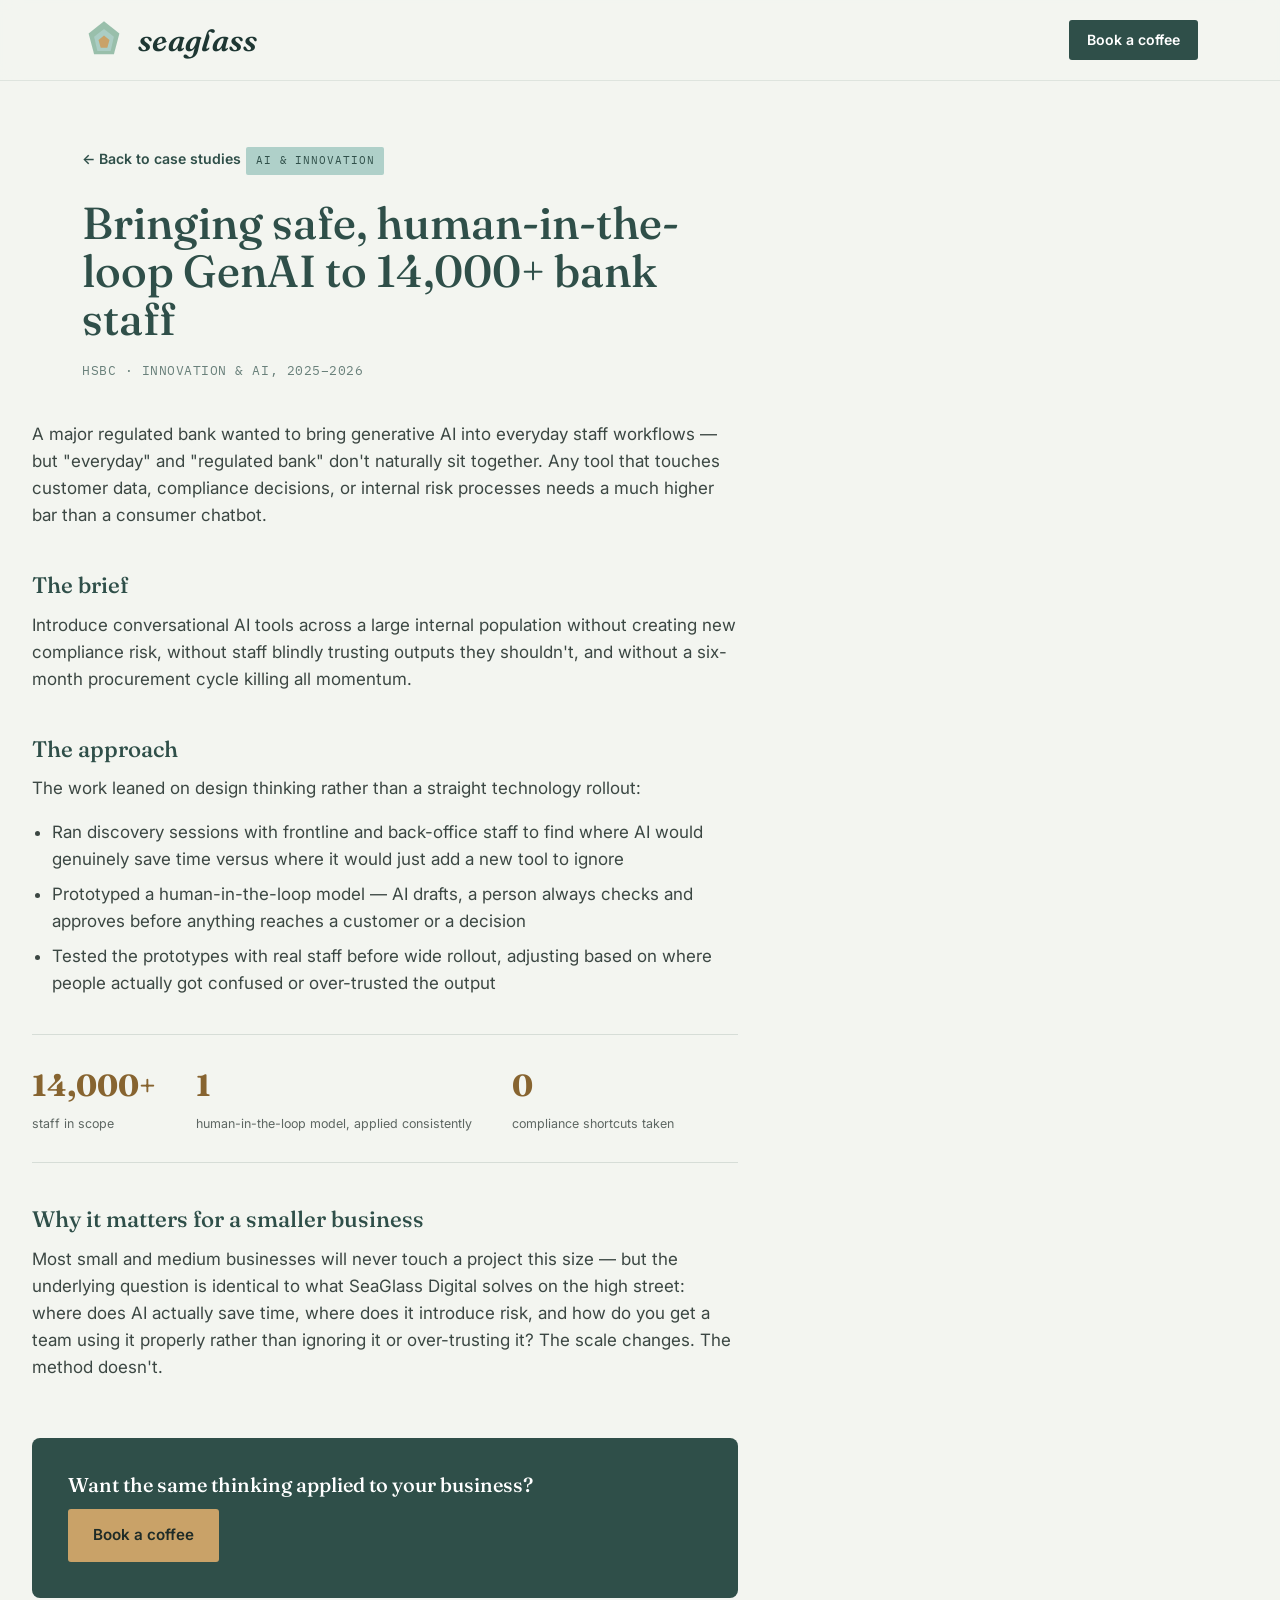
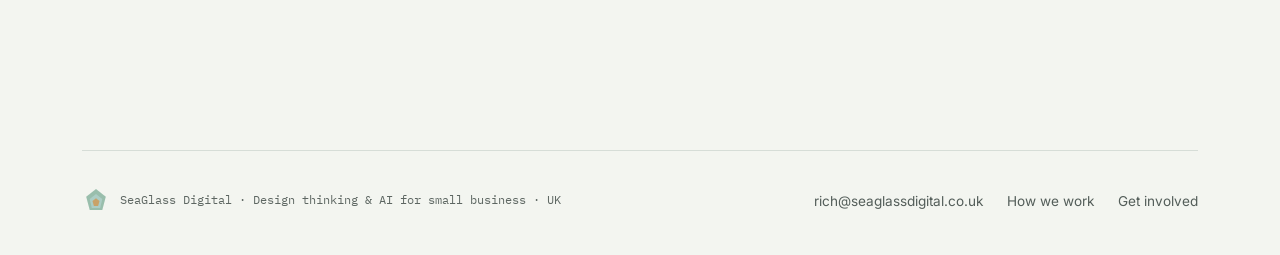
<file: case-studies/hsbc-genai.html>
<!DOCTYPE html>
<html lang="en-GB">
<head>
<meta charset="UTF-8">
<meta name="viewport" content="width=device-width, initial-scale=1.0">
<title>Case study: Safe GenAI adoption at HSBC — SeaGlass Digital</title>
<meta name="description" content="How design thinking and a human-in-the-loop model brought safe generative AI to 14,000+ bank staff — and what it means for smaller businesses.">
<meta name="keywords" content="human-in-the-loop AI, generative AI adoption case study, AI design thinking, safe AI for regulated industries, AI consultancy case study">
<link rel="canonical" href="https://www.seaglassdigital.co.uk/case-studies/hsbc-genai.html">
<meta name="robots" content="index, follow">
<meta property="og:type" content="article">
<meta property="og:title" content="Case study: Safe GenAI adoption at HSBC — SeaGlass Digital">
<meta property="og:description" content="How design thinking and a human-in-the-loop model brought safe generative AI to 14,000+ bank staff.">
<meta property="og:url" content="https://www.seaglassdigital.co.uk/case-studies/hsbc-genai.html">
<meta property="og:image" content="https://www.seaglassdigital.co.uk/assets/social-share.png">
<meta name="twitter:card" content="summary_large_image">
<script type="application/ld+json">
{
  "@context": "https://schema.org",
  "@type": "BreadcrumbList",
  "itemListElement": [
    { "@type": "ListItem", "position": 1, "name": "Home", "item": "https://www.seaglassdigital.co.uk/" },
    { "@type": "ListItem", "position": 2, "name": "Case studies", "item": "https://www.seaglassdigital.co.uk/#case" },
    { "@type": "ListItem", "position": 3, "name": "Safe GenAI adoption at HSBC" }
  ]
}
</script>
<script type="application/ld+json">
{
  "@context": "https://schema.org",
  "@type": "Article",
  "headline": "Bringing safe, human-in-the-loop GenAI to 14,000+ bank staff",
  "description": "How design thinking and a human-in-the-loop model brought safe generative AI to a large regulated bank, and what it means for smaller businesses.",
  "author": { "@type": "Person", "name": "Richard Morland" },
  "publisher": { "@type": "Organization", "name": "SeaGlass Digital" },
  "about": ["Generative AI adoption", "Human-in-the-loop AI", "Design thinking"],
  "mainEntityOfPage": "https://www.seaglassdigital.co.uk/case-studies/hsbc-genai.html"
}
</script>
<link rel="preconnect" href="https://fonts.googleapis.com">
<link rel="preconnect" href="https://fonts.gstatic.com" crossorigin>
<link href="https://fonts.googleapis.com/css2?family=Fraunces:ital,opsz,wght@0,9..144,300;0,9..144,400;0,9..144,500;0,9..144,600;1,9..144,400;1,9..144,500&family=Inter:wght@400;500;600;700&family=IBM+Plex+Mono:wght@400;500&display=swap" rel="stylesheet">
<link rel="icon" type="image/svg+xml" href="data:image/svg+xml,%3Csvg xmlns='http://www.w3.org/2000/svg' viewBox='0 0 40 40'%3E%3Cpolygon points='20,3 34,14 29,33 11,33 6,14' fill='%238FB8A4'/%3E%3Cpolygon points='20,10 29,17 26,30 14,30 11,17' fill='%23AFD0C9'/%3E%3Cpolygon points='20,16 25,20 23,27 17,27 15,20' fill='%23C9A268'/%3E%3C/svg%3E">
<link rel="icon" type="image/png" sizes="32x32" href="../assets/favicon-32x32.png">
<link rel="icon" type="image/png" sizes="16x16" href="../assets/favicon-16x16.png">
<link rel="apple-touch-icon" sizes="180x180" href="../assets/apple-touch-icon.png">
<link rel="shortcut icon" href="../favicon.ico">
<link rel="stylesheet" href="../assets/style.css">
</head>
<body>
<header class="site">
  <nav>
    <a href="../index.html" class="brand">
      <svg class="brand-mark" viewBox="0 0 40 40" fill="none" aria-hidden="true" focusable="false">
        <polygon points="20,3 34,14 29,33 11,33 6,14" fill="#8FB8A4" opacity="0.9"/>
        <polygon points="20,10 29,17 26,30 14,30 11,17" fill="#AFD0C9" opacity="0.85"/>
        <polygon points="20,16 25,20 23,27 17,27 15,20" fill="#C9A268"/>
      </svg>
      <span class="brand-word">seaglass</span>
    </a>
    <a class="nav-cta" href="../index.html#involve">Book a coffee</a>
  </nav>
</header>

<main>
  <section class="hero cs-hero">
    <div class="wrap">
      <a class="cs-back" href="../index.html#case">← Back to case studies</a>
      <span class="case-tag">AI &amp; Innovation</span>
      <h1>Bringing safe, human-in-the-loop GenAI to 14,000+ bank staff</h1>
      <span class="client">HSBC · Innovation &amp; AI, 2025–2026</span>
    </div>
  </section>

  <section class="cs-body">
    <div class="wrap">
      <p>A major regulated bank wanted to bring generative AI into everyday staff workflows — but "everyday" and "regulated bank" don't naturally sit together. Any tool that touches customer data, compliance decisions, or internal risk processes needs a much higher bar than a consumer chatbot.</p>

      <h2>The brief</h2>
      <p>Introduce conversational AI tools across a large internal population without creating new compliance risk, without staff blindly trusting outputs they shouldn't, and without a six-month procurement cycle killing all momentum.</p>

      <h2>The approach</h2>
      <p>The work leaned on design thinking rather than a straight technology rollout:</p>
      <ul>
        <li>Ran discovery sessions with frontline and back-office staff to find where AI would genuinely save time versus where it would just add a new tool to ignore</li>
        <li>Prototyped a human-in-the-loop model — AI drafts, a person always checks and approves before anything reaches a customer or a decision</li>
        <li>Tested the prototypes with real staff before wide rollout, adjusting based on where people actually got confused or over-trusted the output</li>
      </ul>

      <div class="cs-stats-row">
        <div><strong>14,000+</strong><span>staff in scope</span></div>
        <div><strong>1</strong><span>human-in-the-loop model, applied consistently</span></div>
        <div><strong>0</strong><span>compliance shortcuts taken</span></div>
      </div>

      <h2>Why it matters for a smaller business</h2>
      <p>Most small and medium businesses will never touch a project this size — but the underlying question is identical to what SeaGlass Digital solves on the high street: where does AI actually save time, where does it introduce risk, and how do you get a team using it properly rather than ignoring it or over-trusting it? The scale changes. The method doesn't.</p>

      <div class="cs-cta">
        <h3>Want the same thinking applied to your business?</h3>
        <a class="btn btn-primary" href="../index.html#involve">Book a coffee</a>
      </div>
    </div>
  </section>
</main>

<footer>
  <div class="wrap">
    <div class="foot-grid">
      <div class="foot-brand">
        <svg class="brand-mark" viewBox="0 0 40 40" fill="none" aria-hidden="true" focusable="false">
          <polygon points="20,3 34,14 29,33 11,33 6,14" fill="#8FB8A4" opacity="0.9"/>
          <polygon points="20,10 29,17 26,30 14,30 11,17" fill="#AFD0C9" opacity="0.85"/>
          <polygon points="20,16 25,20 23,27 17,27 15,20" fill="#C9A268"/>
        </svg>
        <span class="fine">SeaGlass Digital · Design thinking &amp; AI for small business · UK</span>
      </div>
      <ul class="foot-links">
        <li><a href="mailto:rich@seaglassdigital.co.uk">rich@seaglassdigital.co.uk</a></li>
        <li><a href="../index.html#process">How we work</a></li>
        <li><a href="../index.html#involve">Get involved</a></li>
      </ul>
    </div>
  </div>
</footer>

<div class="mobile-cta-bar">
  <a class="btn btn-primary" href="../index.html#involve">Book a coffee</a>
</div>

</body>
</html>
</file>
<file: assets/style.css>
:root{
    --sand:        #F3F5F0;
    --sand-deep:   #E9ECE4;
    --ink:         #1E2B27;
    --sea-deep:    #2F4F49;
    --glass-green: #8FB8A4;
    --glass-aqua:  #AFD0C9;
    --glass-amber: #C9A268;
    --glass-amber-text: #876430;
    --glass-grey:  #B9C4BE;
    --white:       #FFFFFF;
    --radius-soft: 8px;
    --max: 1180px;
    --gap: 24px;
    --shadow-soft: 0 14px 30px -18px rgba(47,79,73,0.35);
    --shadow-soft-hover: 0 20px 36px -18px rgba(47,79,73,0.42);
  }

  *{ box-sizing:border-box; }
  html{ scroll-behavior:smooth; }
  body{
    margin:0;
    background:var(--sand);
    color:var(--ink);
    font-family:'Inter', sans-serif;
    font-size:17px;
    line-height:1.6;
    -webkit-font-smoothing:antialiased;
  }
  @media (prefers-reduced-motion: reduce){
    html{ scroll-behavior:auto; }
    *{ animation-duration:0.001ms !important; transition-duration:0.001ms !important; }
  }

  h1,h2,h3{
    font-family:'Fraunces', serif;
    font-weight:500;
    line-height:1.08;
    margin:0;
    color:var(--sea-deep);
  }
  .eyebrow{
    font-family:'IBM Plex Mono', monospace;
    font-size:0.72rem;
    letter-spacing:0.14em;
    text-transform:uppercase;
    color:var(--sea-deep);
    opacity:0.8;
    display:block;
    margin-bottom:14px;
  }
  a{ color:inherit; }
  img,svg{ display:block; max-width:100%; }
  .wrap{ max-width:var(--max); margin:0 auto; padding:0 32px; }
  section{ padding:96px 0; }
  @media (max-width:720px){
    section{ padding:40px 0; }
    .wrap{ padding:0 20px; }
    body{ padding-bottom:68px; } /* room for the sticky mobile CTA bar */
    .hero{ padding:48px 0 36px; }
    .pain-head{ margin-bottom:32px; }
    .involve-head{ margin-bottom:28px; }
    .flow-diagram-5{ margin-bottom:32px; }
    .how-intro{ margin:12px 0 24px; }
    .why-in-pain{ margin-top:28px; }
    .pull-quote{ margin-top:20px; }
    .reassure{ padding:26px 0; }
    .hero-grid{ gap:32px; }
    .hero p.lead{ margin:16px 0 22px; }
    .trust-strip{ margin-top:24px; gap:16px; }
  }

  /* ---------- STICKY MOBILE CTA ---------- */
  .mobile-cta-bar{
    display:none;
  }
  @media (max-width:760px){
    .mobile-cta-bar{
      display:flex; position:fixed; left:0; right:0; bottom:0; z-index:45;
      background:rgba(243,245,240,0.94);
      backdrop-filter:blur(10px); -webkit-backdrop-filter:blur(10px);
      border-top:1px solid rgba(47,79,73,0.15);
      padding:12px 20px;
      box-shadow:0 -8px 20px -12px rgba(47,79,73,0.25);
    }
    .mobile-cta-bar .btn{
      width:100%; justify-content:center; padding:14px 20px; font-size:1rem;
    }
  }

  a:focus-visible, button:focus-visible{
    outline:2px solid var(--sea-deep);
    outline-offset:3px;
  }

  .skip-link{
    position:absolute; left:-9999px; top:0;
    background:var(--sea-deep); color:var(--white);
    padding:12px 20px; z-index:100; border-radius:0 0 4px 0;
    font-size:0.9rem; font-weight:600; text-decoration:none;
  }
  .skip-link:focus{
    left:0;
  }

  /* ---------- NAV ---------- */
  header.site{
    position:sticky; top:0; z-index:50;
    background:rgba(243,245,240,0.86);
    backdrop-filter:blur(10px);
    -webkit-backdrop-filter:blur(10px);
    border-bottom:1px solid rgba(47,79,73,0.1);
  }
  nav{
    max-width:var(--max); margin:0 auto; padding:18px 32px;
    display:flex; align-items:center; justify-content:space-between;
    position:relative;
  }
  .brand{ display:flex; align-items:center; gap:12px; text-decoration:none; }
  .brand-mark{ width:44px; height:44px; }
  .brand-word{
    font-family:'Fraunces', serif; font-style:italic; font-weight:600;
    font-size:1.9rem; color:#1E3733; letter-spacing:0.01em; line-height:1;
  }
  .nav-links{ display:flex; gap:30px; list-style:none; margin:0; padding:0; }
  .nav-links a{
    text-decoration:none; font-size:0.92rem; font-weight:500; color:var(--ink);
    padding:6px 0; border-bottom:1px solid transparent;
  }
  .nav-links a:hover{ border-bottom-color:var(--glass-amber); }
  .nav-cta{
    background:var(--sea-deep); color:var(--white); padding:9px 18px;
    border-radius:3px; text-decoration:none; font-size:0.88rem; font-weight:600;
  }

  /* Mobile nav toggle (accessible button, JS-driven) */
  .nav-toggle-btn{
    display:none; flex-direction:column; justify-content:center; gap:5px;
    cursor:pointer; padding:10px; margin-left:14px; -webkit-tap-highlight-color:transparent;
    background:none; border:none;
  }
  .nav-toggle-btn .bar{
    width:22px; height:2px; background:var(--sea-deep); display:block; border-radius:1px;
    transition:transform 0.2s ease, opacity 0.2s ease;
  }

  @media (max-width:760px){
    .nav-toggle-btn{ display:flex; }
    .nav-links{
      position:absolute; top:100%; left:0; right:0;
      flex-direction:column; gap:2px;
      background:var(--sand); border-bottom:1px solid rgba(47,79,73,0.12);
      padding:8px 22px 20px; margin:0;
      box-shadow:0 16px 24px -18px rgba(47,79,73,0.3);
      opacity:0; pointer-events:none; transform:translateY(-6px);
      transition:opacity 0.2s ease, transform 0.2s ease;
    }
    .nav-links a{
      padding:14px 0; border-bottom:1px solid rgba(47,79,73,0.08); font-size:1rem;
    }
    .nav-links.nav-open{
      opacity:1; pointer-events:auto; transform:translateY(0);
    }
    .nav-toggle-btn[aria-expanded="true"] .bar:nth-child(1){ transform:translateY(7px) rotate(45deg); }
    .nav-toggle-btn[aria-expanded="true"] .bar:nth-child(2){ opacity:0; }
    .nav-toggle-btn[aria-expanded="true"] .bar:nth-child(3){ transform:translateY(-7px) rotate(-45deg); }
    .brand-mark{ width:36px; height:36px; }
    .brand-word{ font-size:1.5rem; }
    .nav-cta{ display:none; }
  }

  /* ---------- HERO ---------- */
  .hero{ padding:88px 0 70px; overflow:hidden; }
  .hero-grid{
    display:grid; grid-template-columns:1.1fr 0.9fr; gap:56px; align-items:center;
  }
  @media (max-width:900px){ .hero-grid{ grid-template-columns:1fr; } }
  .hero h1{ font-size:clamp(2.3rem, 4.4vw, 3.4rem); }
  .hero h1 em{ font-style:italic; color:var(--glass-amber-text); }
  .hero p.lead{
    font-size:1.14rem; max-width:46ch; margin:22px 0 32px; color:var(--ink); opacity:0.86;
  }
  .btn-row{ display:flex; gap:14px; flex-wrap:wrap; }
  .btn{
    display:inline-flex; align-items:center; gap:8px;
    padding:13px 24px; border-radius:3px; text-decoration:none;
    font-weight:600; font-size:0.95rem; border:1px solid transparent;
  }
  .btn-primary{ background:var(--glass-amber); color:var(--ink); }
  .btn-primary:hover{ background:#bb9257; }
  .btn-ghost{ border-color:var(--sea-deep); color:var(--sea-deep); }
  .btn-ghost:hover{ background:rgba(47,79,73,0.06); }

  .trust-strip{
    margin-top:40px; display:flex; gap:28px; flex-wrap:wrap;
    font-family:'IBM Plex Mono', monospace; font-size:0.76rem; letter-spacing:0.03em;
    color:var(--sea-deep); opacity:0.85;
  }
  .trust-strip span::before{ content:"— "; }

  /* Hero illustration: scattered tumbled glass cluster */
  .hero-art{ position:relative; }
  .hero-art svg{ width:100%; height:auto; }
  .shard-piece{ filter:drop-shadow(0 8px 18px rgba(47,79,73,0.16)); }

  /* ---------- NEW TO AI REASSURANCE PANEL ---------- */
  .reassure{
    padding:36px 0;
    background:var(--glass-aqua);
  }
  .reassure-inner{
    display:flex; align-items:flex-start; gap:24px;
  }
  .reassure-icon{
    width:36px; height:36px; flex-shrink:0; margin-top:4px; color:var(--sea-deep);
  }
  .reassure h2{
    font-size:1.25rem; margin-bottom:8px; color:var(--sea-deep);
  }
  .reassure p{
    margin:0; font-size:0.98rem; opacity:0.88; max-width:70ch; color:var(--ink);
  }
  @media (max-width:600px){
    .reassure-inner{ flex-direction:column; gap:14px; }
  }

  /* ---------- PAIN POINTS ---------- */
  .pain{ background:var(--sand-deep); }
  .pain-head{ max-width:56ch; margin-bottom:52px; }
  .pain-head h2{ font-size:clamp(1.7rem,3vw,2.3rem); }
  .pain-grid{
    display:grid; grid-template-columns:repeat(4,1fr); gap:var(--gap);
  }
  @media (max-width:980px){ .pain-grid{ grid-template-columns:repeat(2,1fr); } }
  @media (max-width:560px){ .pain-grid{ grid-template-columns:1fr; } }

  .shard-card{
    background:rgba(255,255,255,0.55);
    backdrop-filter:blur(6px);
    border:1px solid rgba(255,255,255,0.7);
    padding:30px 24px 26px;
    clip-path: polygon(0% 4%, 92% 0%, 100% 88%, 8% 100%);
    box-shadow:0 14px 30px -18px rgba(47,79,73,0.35);
    transition:transform 0.25s ease;
  }
  .shard-card:hover{ transform:translateY(-4px); }
  .shard-card:nth-child(2){ clip-path: polygon(3% 0%, 100% 6%, 97% 100%, 0% 92%); }
  .shard-card:nth-child(3){ clip-path: polygon(0% 8%, 96% 0%, 100% 94%, 5% 100%); }
  .shard-card:nth-child(4){ clip-path: polygon(6% 0%, 100% 4%, 94% 100%, 0% 96%); }
  .shard-card .icon{ width:34px; height:34px; margin-bottom:18px; color:var(--sea-deep); }
  .shard-card h3{ font-size:1rem; font-family:'Inter',sans-serif; font-weight:600; color:var(--ink); margin-bottom:8px; }
  .shard-card p{ font-size:0.92rem; margin:0; opacity:0.78; }

  /* ---------- CASE STUDY ---------- */
  .case{ }
  .case-grid{ display:grid; grid-template-columns:repeat(3,1fr); gap:var(--gap); }
  @media (max-width:900px){ .case-grid{ grid-template-columns:1fr; } }
  .case-mini{
    display:block; text-decoration:none; color:inherit;
    background:rgba(255,255,255,0.7);
    backdrop-filter:blur(6px); -webkit-backdrop-filter:blur(6px);
    border:1px solid rgba(255,255,255,0.8);
    border-radius:var(--radius-soft); padding:28px 26px;
    box-shadow:var(--shadow-soft);
    transition:transform 0.2s ease, box-shadow 0.2s ease;
  }
  .case-mini:hover{
    transform:translateY(-4px);
    box-shadow:var(--shadow-soft-hover);
  }
  .case-mini h3{ font-size:1.08rem; margin:14px 0 10px; }
  .case-mini p{ font-size:0.88rem; opacity:0.78; margin:0 0 16px; }
  .case-link{
    font-family:'IBM Plex Mono',monospace; font-size:0.76rem; letter-spacing:0.02em;
    color:var(--glass-amber-text); font-weight:500;
  }
  .case-tag{
    display:inline-block; font-family:'IBM Plex Mono',monospace; font-size:0.7rem;
    letter-spacing:0.08em; text-transform:uppercase; color:var(--sea-deep);
    background:var(--glass-aqua); padding:5px 10px; border-radius:2px; margin-bottom:18px;
  }
  .case h3{ font-size:1.5rem; margin-bottom:14px; }
  /* ---------- GET INVOLVED ---------- */
  .involve{ background:var(--sand-deep); }
  .involve-head{ max-width:56ch; margin-bottom:48px; }
  .involve-grid{ display:grid; grid-template-columns:repeat(3,1fr); gap:var(--gap); }
  @media (max-width:900px){ .involve-grid{ grid-template-columns:1fr; } }
  .involve-card{
    background:rgba(255,255,255,0.7);
    backdrop-filter:blur(6px); -webkit-backdrop-filter:blur(6px);
    border:1px solid rgba(255,255,255,0.8);
    border-radius:var(--radius-soft);
    box-shadow:var(--shadow-soft);
    padding:34px 28px;
    display:flex; flex-direction:column; gap:14px;
    transition:transform 0.2s ease, box-shadow 0.2s ease;
  }
  .involve-card:hover{ transform:translateY(-4px); box-shadow:var(--shadow-soft-hover); }
  .involve-card .icon{ width:30px; height:30px; color:var(--glass-amber-text); }
  .involve-card h3{ font-size:1.15rem; }
  .involve-card p{ font-size:0.92rem; opacity:0.78; margin:0; flex-grow:1; }
  .involve-card .btn{ align-self:flex-start; margin-top:6px; }

  /* ---------- FOOTER ---------- */
  footer{ padding:56px 0 40px; }
  .foot-grid{
    display:flex; justify-content:space-between; align-items:flex-end; flex-wrap:wrap; gap:var(--gap);
    border-top:1px solid rgba(47,79,73,0.15); padding-top:36px;
  }
  .foot-brand{ display:flex; align-items:center; gap:10px; }
  .foot-brand .brand-mark{ width:28px; height:28px; }
  footer .fine{ font-family:'IBM Plex Mono',monospace; font-size:0.74rem; opacity:0.7; }
  .foot-links{ display:flex; gap:var(--gap); list-style:none; margin:0; padding:0; }
  .foot-links a{ text-decoration:none; font-size:0.85rem; opacity:0.75; }
  .foot-links a:hover{ opacity:1; }

/* ---------- CASE STUDY DETAIL PAGE ---------- */
.cs-hero{ padding:64px 0 40px; }
.cs-hero .case-tag{ margin-bottom:18px; }
.cs-hero h1{ font-size:clamp(2rem,4vw,2.8rem); max-width:22ch; }
.cs-hero .client{
  font-family:'IBM Plex Mono',monospace; font-size:0.82rem; letter-spacing:0.04em;
  text-transform:uppercase; color:var(--sea-deep); opacity:0.7; margin-top:16px; display:block;
}
.cs-body{ padding-top:0; max-width:70ch; }
.cs-body h2{ font-size:1.4rem; margin:44px 0 14px; }
.cs-body p{ opacity:0.86; margin:0 0 16px; }
.cs-body ul{ opacity:0.86; padding-left:20px; margin:0 0 16px; }
.cs-body li{ margin-bottom:8px; }
.cs-stats-row{ display:flex; gap:40px; flex-wrap:wrap; margin:36px 0; padding:26px 0; border-top:1px solid rgba(47,79,73,0.15); border-bottom:1px solid rgba(47,79,73,0.15); }
.cs-stats-row div strong{ display:block; font-family:'Fraunces',serif; font-size:1.9rem; color:var(--glass-amber-text); }
.cs-stats-row div span{ font-size:0.78rem; opacity:0.7; }
.cs-back{ display:inline-block; margin-bottom:28px; font-size:0.88rem; color:var(--sea-deep); text-decoration:none; font-weight:600; }
.cs-back:hover{ text-decoration:underline; }
.cs-cta{ margin:56px 0 0; padding:36px; background:var(--sea-deep); border-radius:var(--radius-soft); color:var(--white); }
.cs-cta h3{ color:var(--white); font-size:1.25rem; margin-bottom:14px; }

/* ---------- INITIAL DISCOVERY FLOW + PRICING ---------- */
.flow-diagram{
  display:flex; align-items:stretch; gap:14px; flex-wrap:wrap;
}
.flow-step{
  flex:0 1 220px; background:var(--white); border:1px solid rgba(47,79,73,0.12);
  border-radius:var(--radius-soft); padding:24px 20px;
}
.flow-num{
  display:inline-flex; align-items:center; justify-content:center;
  width:28px; height:28px; border-radius:50%; background:var(--sea-deep); color:var(--white);
  font-family:'IBM Plex Mono',monospace; font-size:0.8rem; margin-bottom:14px;
}
.flow-step h3{ font-size:1rem; margin-bottom:8px; }
.flow-step p{ font-size:0.85rem; opacity:0.78; margin:0; }
.flow-arrow{
  display:flex; align-items:center; justify-content:center;
  font-size:1.4rem; color:var(--glass-amber-text); flex:0 0 auto; padding:0 2px;
}
@media (max-width:900px){
  .flow-diagram{ flex-direction:column; }
  .flow-arrow{ transform:rotate(90deg); padding:4px 0; }
}

/* 5-stage process overview flow diagram — styled as tumbled sea glass pieces */
.flow-diagram-5{ margin-bottom:52px; }
.flow-diagram-5 .flow-step{
  text-align:left; padding:26px 22px 24px; display:flex; flex-direction:column; align-items:flex-start;
  background:rgba(255,255,255,0.6);
  backdrop-filter:blur(6px); -webkit-backdrop-filter:blur(6px);
  border:1px solid rgba(255,255,255,0.75);
  box-shadow:0 14px 26px -18px rgba(47,79,73,0.35);
  clip-path: polygon(0% 5%, 93% 0%, 100% 92%, 7% 100%);
  transition:transform 0.25s ease, box-shadow 0.25s ease;
}
.flow-diagram-5 .flow-step:hover{ transform:translateY(-4px); box-shadow:0 20px 32px -18px rgba(47,79,73,0.4); }
.flow-diagram-5 .flow-step:nth-of-type(2){ clip-path: polygon(4% 0%, 100% 6%, 96% 100%, 0% 94%); }
.flow-diagram-5 .flow-step:nth-of-type(3){ clip-path: polygon(0% 7%, 95% 0%, 100% 95%, 5% 100%); }
.flow-diagram-5 .flow-step:nth-of-type(4){ clip-path: polygon(5% 0%, 100% 4%, 95% 100%, 0% 96%); }
.flow-diagram-5 .flow-step:nth-of-type(5){ clip-path: polygon(0% 4%, 92% 0%, 100% 93%, 8% 100%); }

.flow-diagram-5 .flow-num{
  width:30px; height:30px; font-size:0.8rem; margin-bottom:14px;
  box-shadow:0 4px 10px -4px rgba(47,79,73,0.4);
}
.flow-diagram-5 .flow-step:nth-of-type(1) .flow-num{ background:var(--sea-deep); color:var(--white); }
.flow-diagram-5 .flow-step:nth-of-type(2) .flow-num{ background:var(--glass-green); color:var(--ink); }
.flow-diagram-5 .flow-step:nth-of-type(3) .flow-num{ background:var(--glass-aqua); color:var(--ink); }
.flow-diagram-5 .flow-step:nth-of-type(4) .flow-num{ background:var(--glass-amber-text); color:var(--white); }
.flow-diagram-5 .flow-step:nth-of-type(5) .flow-num{ background:var(--glass-grey); color:var(--ink); }

.flow-diagram-5 .flow-arrow{ align-self:center; }
.flow-diagram-5 h3{ font-size:1rem; margin:0 0 8px; }
.flow-diagram-5 p{ font-size:0.85rem; opacity:0.78; margin:0; line-height:1.5; }
@media (max-width:900px){
  .flow-diagram-5 .flow-step{ clip-path:none; }
}

/* ---------- HOW WE WORK ---------- */
.how-col h2{ font-size:clamp(1.5rem,2.6vw,1.9rem); margin:12px 0 24px; }
.how-col .flow-diagram-5{ margin-bottom:0; margin-top:8px; }

.involve-note{
  margin-top:32px; font-size:0.88rem; opacity:0.75; text-align:center;
}

/* Trust copy, merged directly into the Pain Points section as continuous prose */
p.why-in-pain{
  margin-top:40px;
  max-width:78ch;
  font-size:1.02rem;
  opacity:0.85;
}
p.why-in-pain em{ font-style:italic; }

.pull-quote{
  margin:28px 0 0;
  max-width:70ch;
  padding:8px 0 8px 28px;
  border-left:3px solid var(--glass-amber-text);
  font-family:'Fraunces', serif;
  font-style:italic;
  font-size:1.45rem;
  line-height:1.5;
  color:var(--sea-deep);
}
.pull-quote span{
  display:block;
  margin-top:14px;
  font-family:'IBM Plex Mono', monospace;
  font-style:normal;
  font-size:0.74rem;
  letter-spacing:0.06em;
  text-transform:uppercase;
  color:var(--ink);
  opacity:0.75;
}

/* ---------- HOW WE WORK INTRO ---------- */
.how-intro{ max-width:60ch; opacity:0.85; margin:16px 0 36px; }
</file>
